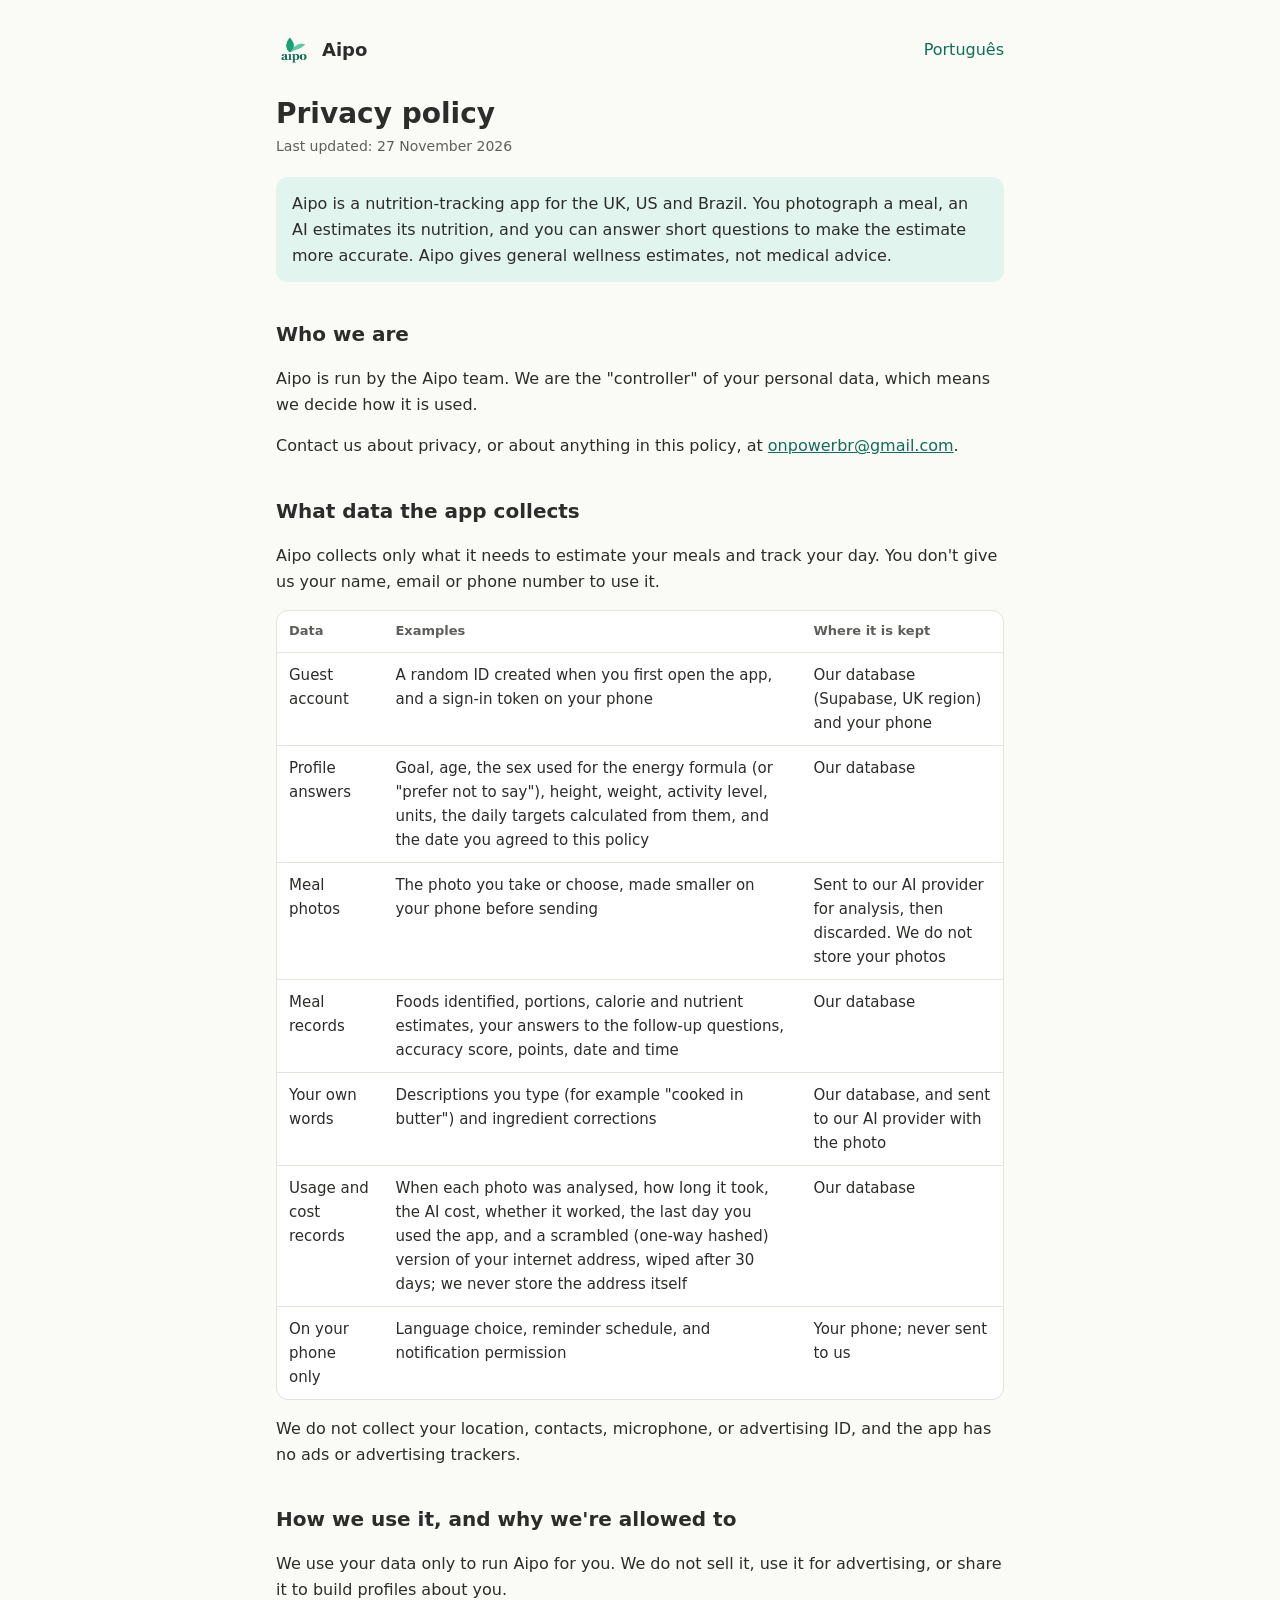
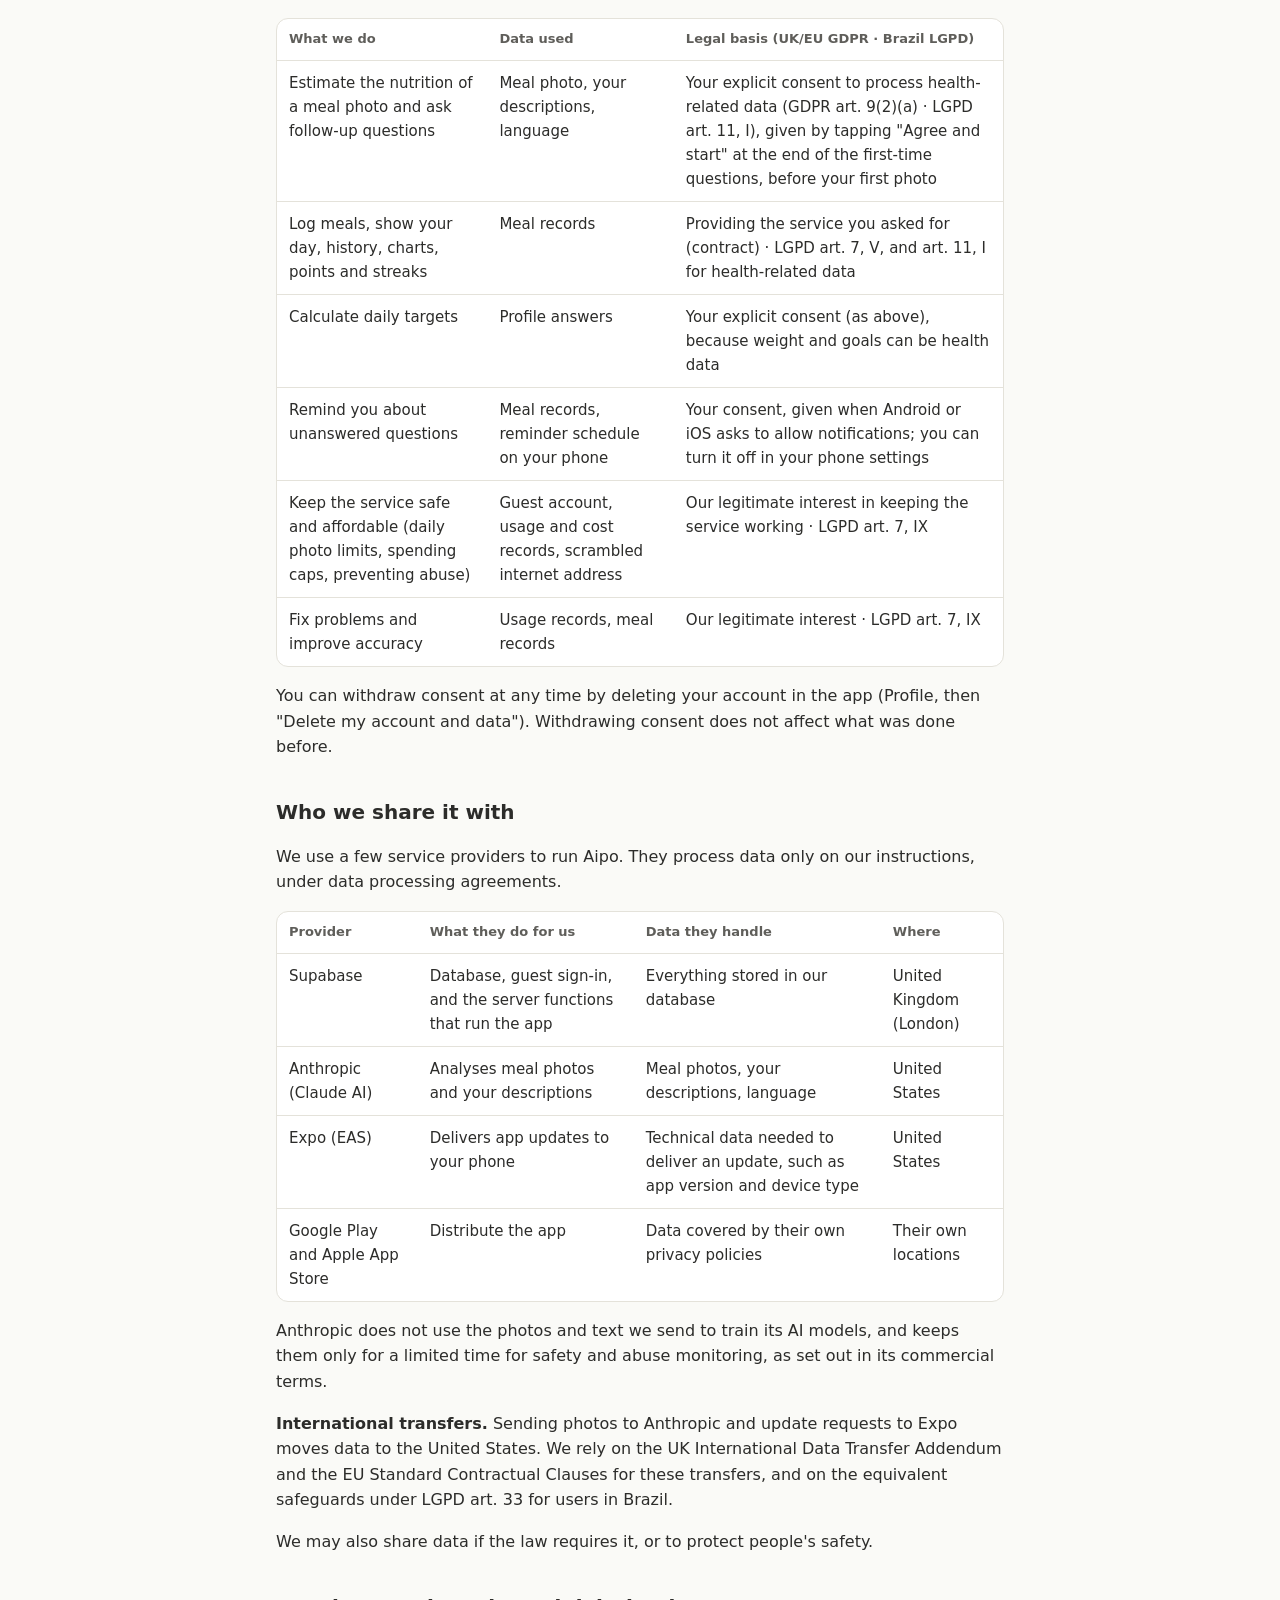
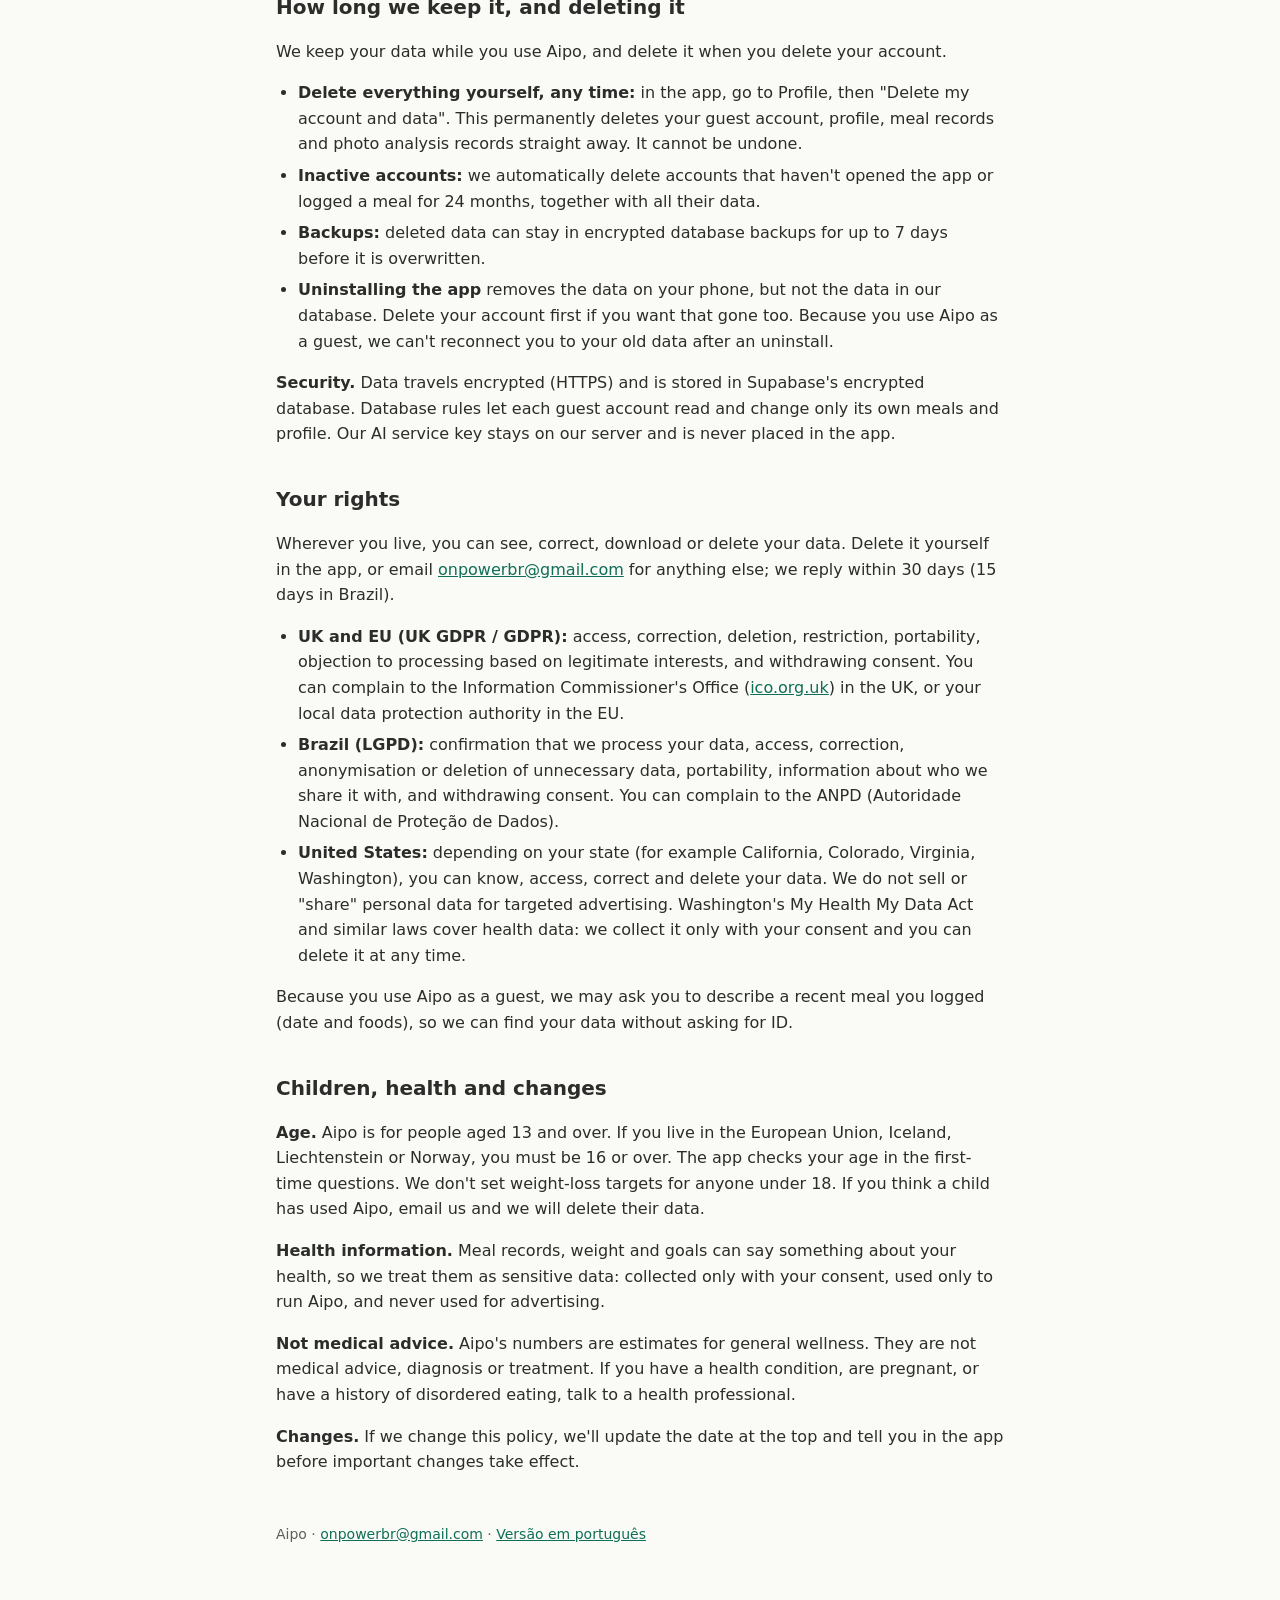
<file: index.html>
<!doctype html>
<html lang="en">
<head>
<meta charset="utf-8">
<meta name="viewport" content="width=device-width, initial-scale=1">
<title>Aipo</title>
<meta http-equiv="refresh" content="0; url=privacy/">
<link rel="canonical" href="privacy/">
</head>
<body><p><a href="privacy/">Aipo privacy policy</a></p></body>
</html>
</file>
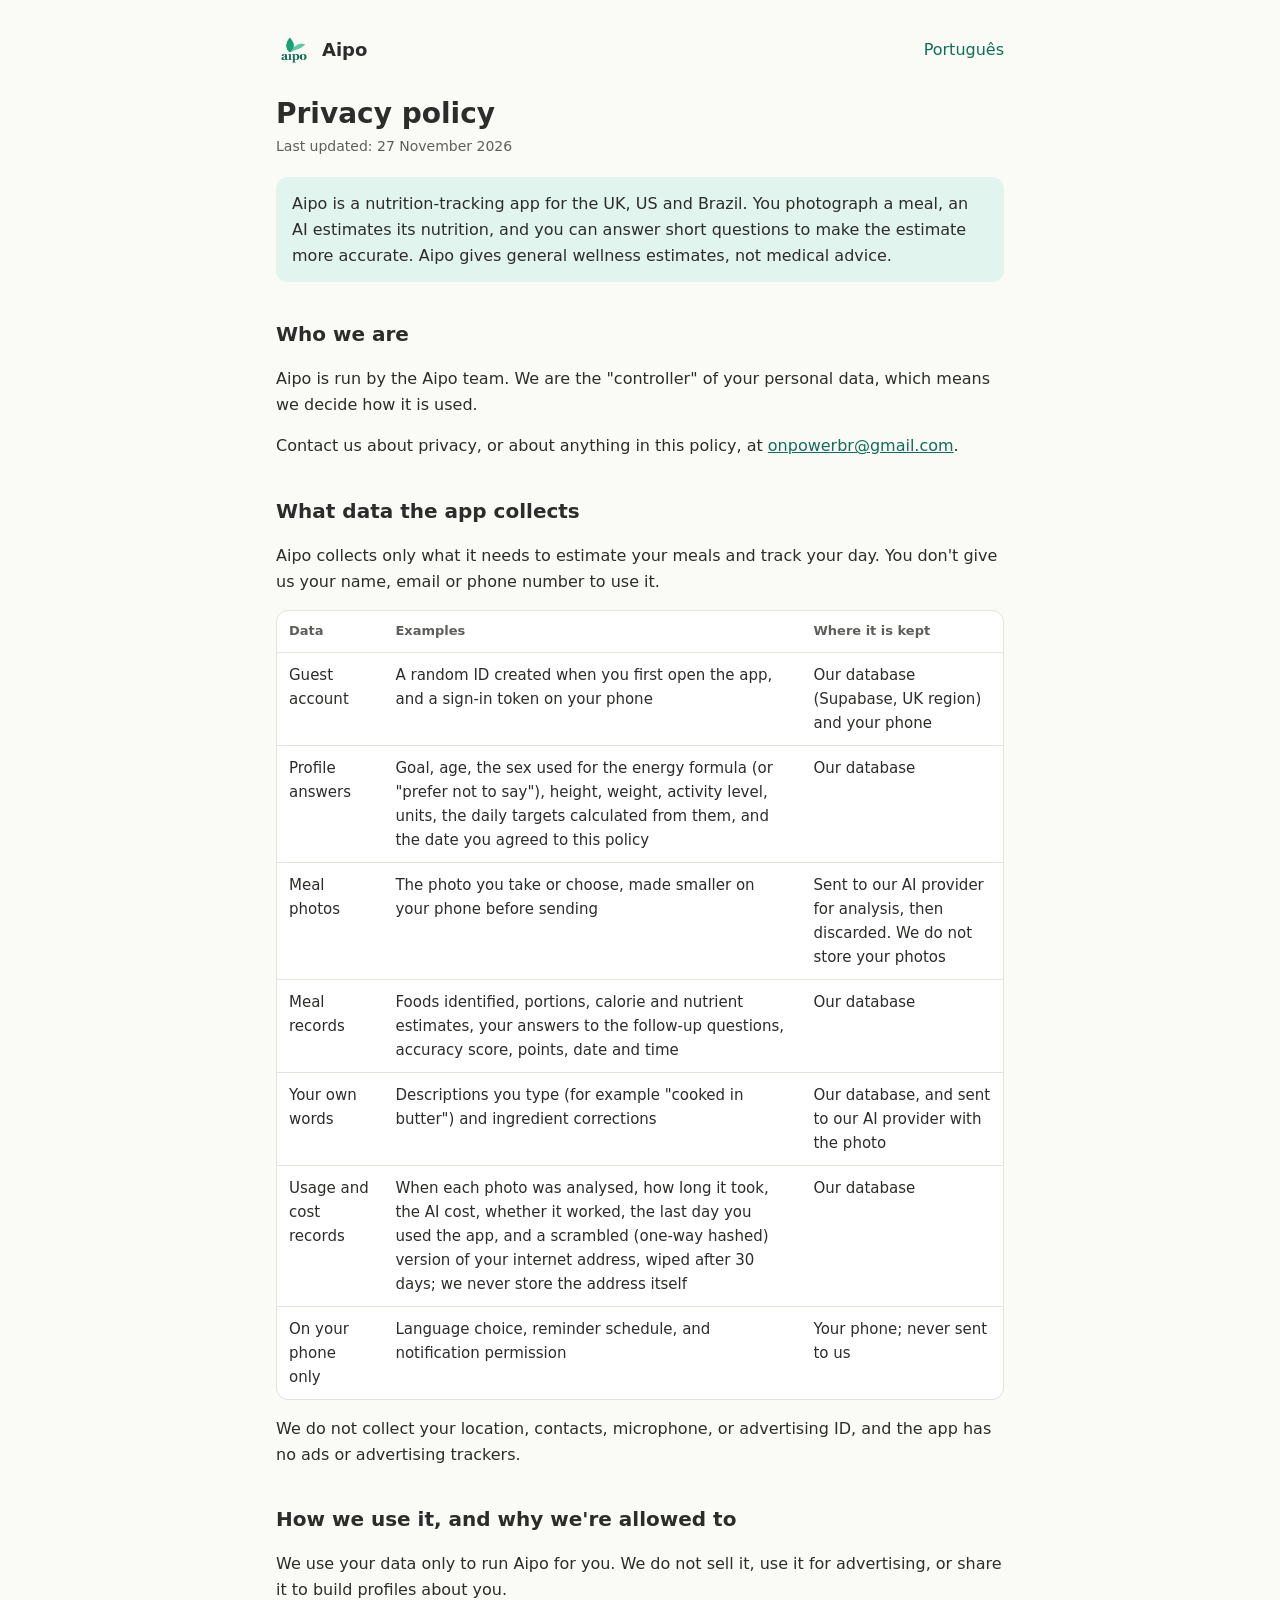
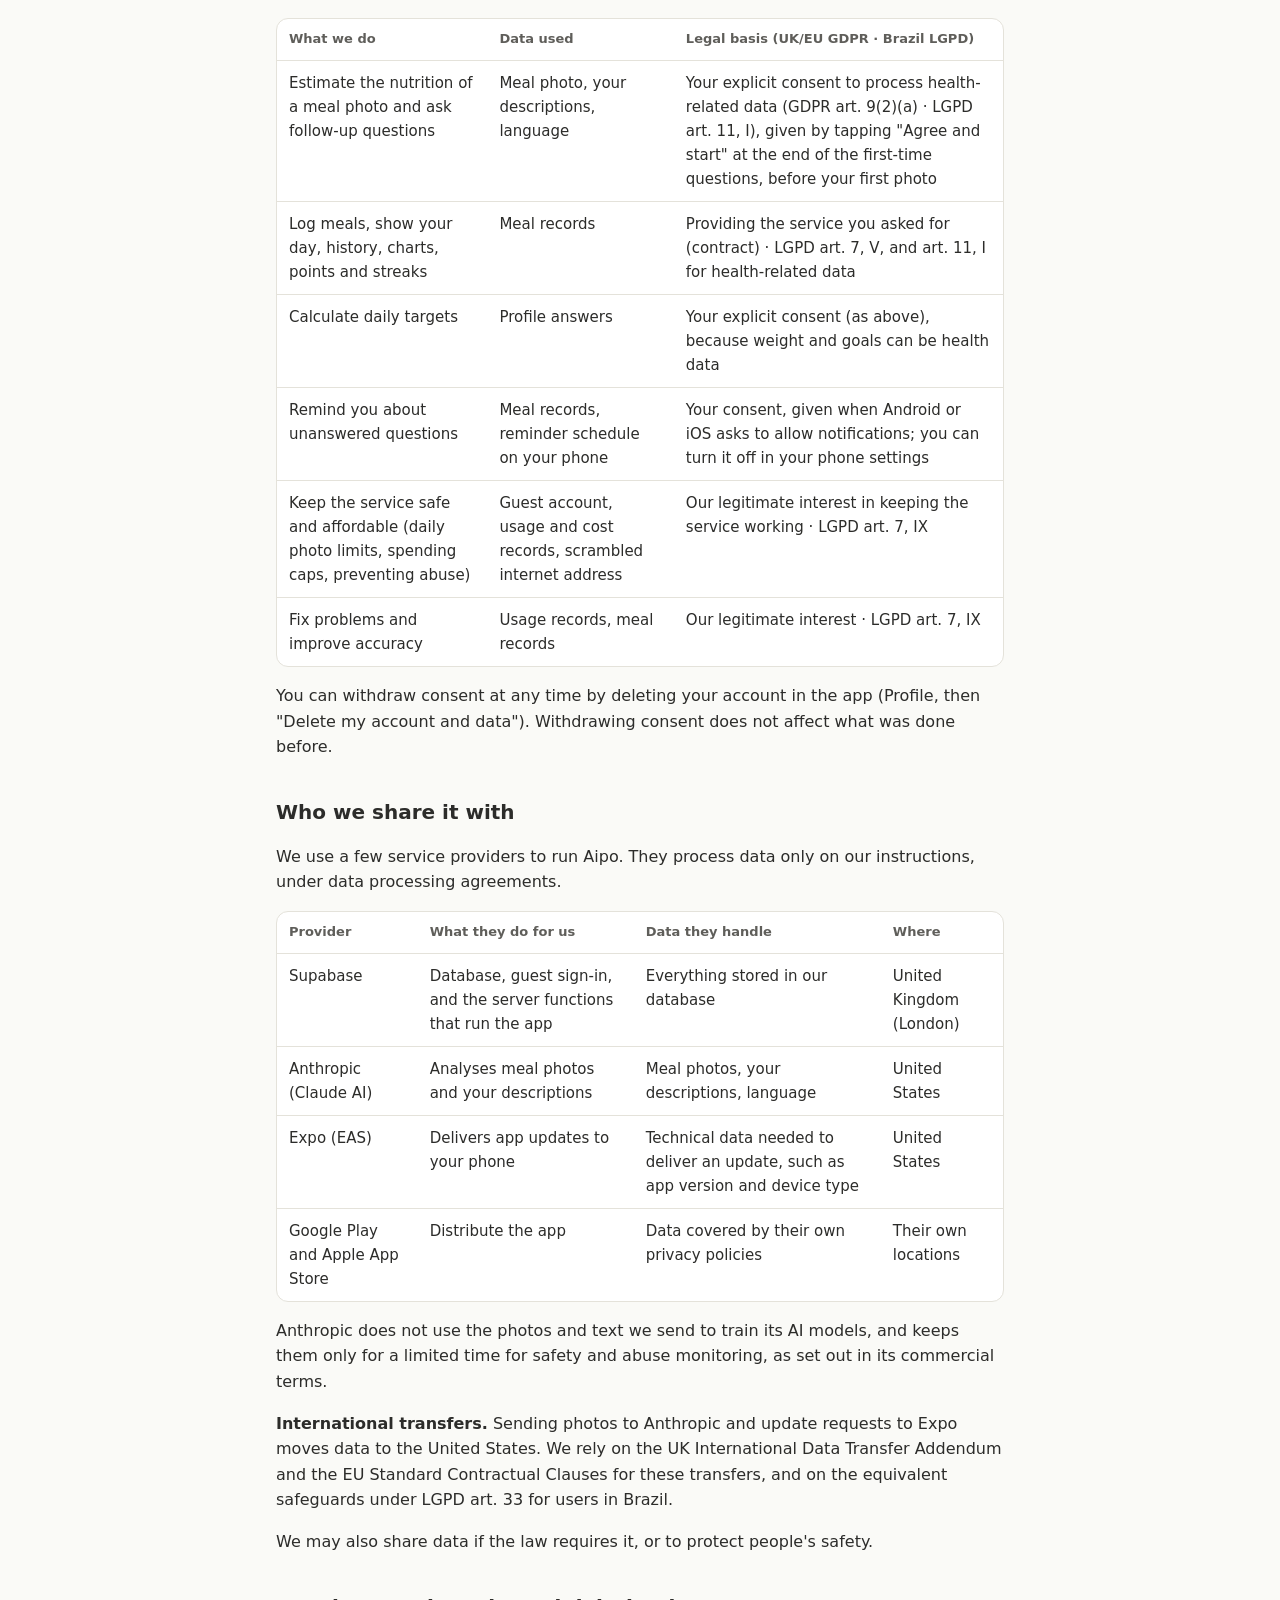
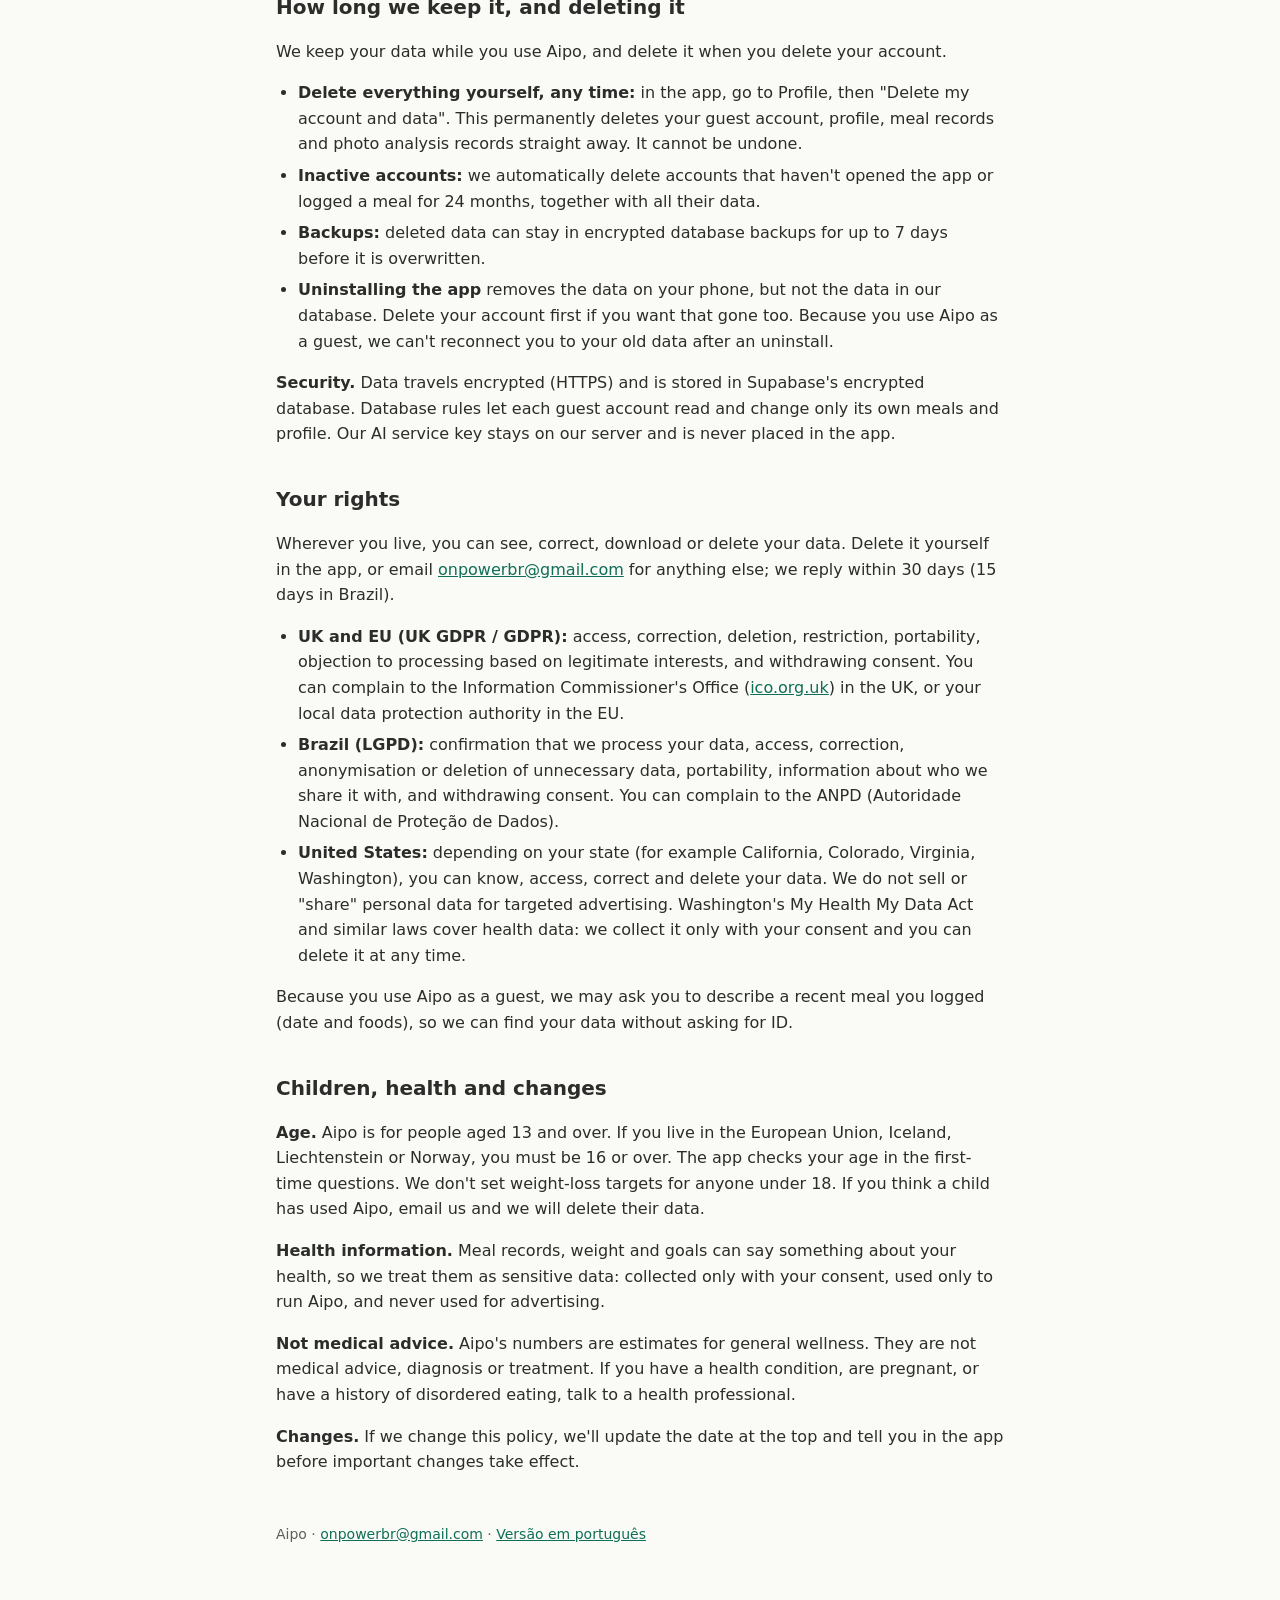
<file: privacy/index.html>
<!doctype html>
<html lang="en">
<head>
<meta charset="utf-8">
<meta name="viewport" content="width=device-width, initial-scale=1">
<title>Aipo privacy policy</title>
<meta name="description" content="How the Aipo nutrition app collects, uses and protects your data.">
<link rel="icon" href="icon.png">
<link rel="stylesheet" href="style.css">
</head>
<body>
<main>
<header>
  <div class="brand"><img src="icon.png" alt="">Aipo</div>
  <div class="lang"><a href="pt.html" hreflang="pt-BR">Português</a></div>
</header>

<h1>Privacy policy</h1>
<p class="updated">Last updated: 27 November 2026</p>

<p class="lead">Aipo is a nutrition-tracking app for the UK, US and Brazil. You photograph a meal, an AI estimates its nutrition, and you can answer short questions to make the estimate more accurate. Aipo gives general wellness estimates, not medical advice.</p>

<h2>Who we are</h2>
<p>Aipo is run by the Aipo team. We are the "controller" of your personal data, which means we decide how it is used.</p>
<p>Contact us about privacy, or about anything in this policy, at <a href="mailto:onpowerbr@gmail.com">onpowerbr@gmail.com</a>.</p>

<h2>What data the app collects</h2>
<p>Aipo collects only what it needs to estimate your meals and track your day. You don't give us your name, email or phone number to use it.</p>
<div class="table-wrap"><table>
<thead><tr><th>Data</th><th>Examples</th><th>Where it is kept</th></tr></thead>
<tbody>
<tr><td>Guest account</td><td>A random ID created when you first open the app, and a sign-in token on your phone</td><td>Our database (Supabase, UK region) and your phone</td></tr>
<tr><td>Profile answers</td><td>Goal, age, the sex used for the energy formula (or "prefer not to say"), height, weight, activity level, units, the daily targets calculated from them, and the date you agreed to this policy</td><td>Our database</td></tr>
<tr><td>Meal photos</td><td>The photo you take or choose, made smaller on your phone before sending</td><td>Sent to our AI provider for analysis, then discarded. We do not store your photos</td></tr>
<tr><td>Meal records</td><td>Foods identified, portions, calorie and nutrient estimates, your answers to the follow-up questions, accuracy score, points, date and time</td><td>Our database</td></tr>
<tr><td>Your own words</td><td>Descriptions you type (for example "cooked in butter") and ingredient corrections</td><td>Our database, and sent to our AI provider with the photo</td></tr>
<tr><td>Usage and cost records</td><td>When each photo was analysed, how long it took, the AI cost, whether it worked, the last day you used the app, and a scrambled (one-way hashed) version of your internet address, wiped after 30 days; we never store the address itself</td><td>Our database</td></tr>
<tr><td>On your phone only</td><td>Language choice, reminder schedule, and notification permission</td><td>Your phone; never sent to us</td></tr>
</tbody></table></div>
<p>We do not collect your location, contacts, microphone, or advertising ID, and the app has no ads or advertising trackers.</p>

<h2>How we use it, and why we're allowed to</h2>
<p>We use your data only to run Aipo for you. We do not sell it, use it for advertising, or share it to build profiles about you.</p>
<div class="table-wrap"><table>
<thead><tr><th>What we do</th><th>Data used</th><th>Legal basis (UK/EU GDPR · Brazil LGPD)</th></tr></thead>
<tbody>
<tr><td>Estimate the nutrition of a meal photo and ask follow-up questions</td><td>Meal photo, your descriptions, language</td><td>Your explicit consent to process health-related data (GDPR art. 9(2)(a) · LGPD art. 11, I), given by tapping "Agree and start" at the end of the first-time questions, before your first photo</td></tr>
<tr><td>Log meals, show your day, history, charts, points and streaks</td><td>Meal records</td><td>Providing the service you asked for (contract) · LGPD art. 7, V, and art. 11, I for health-related data</td></tr>
<tr><td>Calculate daily targets</td><td>Profile answers</td><td>Your explicit consent (as above), because weight and goals can be health data</td></tr>
<tr><td>Remind you about unanswered questions</td><td>Meal records, reminder schedule on your phone</td><td>Your consent, given when Android or iOS asks to allow notifications; you can turn it off in your phone settings</td></tr>
<tr><td>Keep the service safe and affordable (daily photo limits, spending caps, preventing abuse)</td><td>Guest account, usage and cost records, scrambled internet address</td><td>Our legitimate interest in keeping the service working · LGPD art. 7, IX</td></tr>
<tr><td>Fix problems and improve accuracy</td><td>Usage records, meal records</td><td>Our legitimate interest · LGPD art. 7, IX</td></tr>
</tbody></table></div>
<p>You can withdraw consent at any time by deleting your account in the app (Profile, then "Delete my account and data"). Withdrawing consent does not affect what was done before.</p>

<h2>Who we share it with</h2>
<p>We use a few service providers to run Aipo. They process data only on our instructions, under data processing agreements.</p>
<div class="table-wrap"><table>
<thead><tr><th>Provider</th><th>What they do for us</th><th>Data they handle</th><th>Where</th></tr></thead>
<tbody>
<tr><td>Supabase</td><td>Database, guest sign-in, and the server functions that run the app</td><td>Everything stored in our database</td><td>United Kingdom (London)</td></tr>
<tr><td>Anthropic (Claude AI)</td><td>Analyses meal photos and your descriptions</td><td>Meal photos, your descriptions, language</td><td>United States</td></tr>
<tr><td>Expo (EAS)</td><td>Delivers app updates to your phone</td><td>Technical data needed to deliver an update, such as app version and device type</td><td>United States</td></tr>
<tr><td>Google Play and Apple App Store</td><td>Distribute the app</td><td>Data covered by their own privacy policies</td><td>Their own locations</td></tr>
</tbody></table></div>
<p>Anthropic does not use the photos and text we send to train its AI models, and keeps them only for a limited time for safety and abuse monitoring, as set out in its commercial terms.</p>
<p><strong>International transfers.</strong> Sending photos to Anthropic and update requests to Expo moves data to the United States. We rely on the UK International Data Transfer Addendum and the EU Standard Contractual Clauses for these transfers, and on the equivalent safeguards under LGPD art. 33 for users in Brazil.</p>
<p>We may also share data if the law requires it, or to protect people's safety.</p>

<h2>How long we keep it, and deleting it</h2>
<p>We keep your data while you use Aipo, and delete it when you delete your account.</p>
<ul>
<li><strong>Delete everything yourself, any time:</strong> in the app, go to Profile, then "Delete my account and data". This permanently deletes your guest account, profile, meal records and photo analysis records straight away. It cannot be undone.</li>
<li><strong>Inactive accounts:</strong> we automatically delete accounts that haven't opened the app or logged a meal for 24 months, together with all their data.</li>
<li><strong>Backups:</strong> deleted data can stay in encrypted database backups for up to 7 days before it is overwritten.</li>
<li><strong>Uninstalling the app</strong> removes the data on your phone, but not the data in our database. Delete your account first if you want that gone too. Because you use Aipo as a guest, we can't reconnect you to your old data after an uninstall.</li>
</ul>
<p><strong>Security.</strong> Data travels encrypted (HTTPS) and is stored in Supabase's encrypted database. Database rules let each guest account read and change only its own meals and profile. Our AI service key stays on our server and is never placed in the app.</p>

<h2>Your rights</h2>
<p>Wherever you live, you can see, correct, download or delete your data. Delete it yourself in the app, or email <a href="mailto:onpowerbr@gmail.com">onpowerbr@gmail.com</a> for anything else; we reply within 30 days (15 days in Brazil).</p>
<ul>
<li><strong>UK and EU (UK GDPR / GDPR):</strong> access, correction, deletion, restriction, portability, objection to processing based on legitimate interests, and withdrawing consent. You can complain to the Information Commissioner's Office (<a href="https://ico.org.uk">ico.org.uk</a>) in the UK, or your local data protection authority in the EU.</li>
<li><strong>Brazil (LGPD):</strong> confirmation that we process your data, access, correction, anonymisation or deletion of unnecessary data, portability, information about who we share it with, and withdrawing consent. You can complain to the ANPD (Autoridade Nacional de Proteção de Dados).</li>
<li><strong>United States:</strong> depending on your state (for example California, Colorado, Virginia, Washington), you can know, access, correct and delete your data. We do not sell or "share" personal data for targeted advertising. Washington's My Health My Data Act and similar laws cover health data: we collect it only with your consent and you can delete it at any time.</li>
</ul>
<p>Because you use Aipo as a guest, we may ask you to describe a recent meal you logged (date and foods), so we can find your data without asking for ID.</p>

<h2>Children, health and changes</h2>
<p><strong>Age.</strong> Aipo is for people aged 13 and over. If you live in the European Union, Iceland, Liechtenstein or Norway, you must be 16 or over. The app checks your age in the first-time questions. We don't set weight-loss targets for anyone under 18. If you think a child has used Aipo, email us and we will delete their data.</p>
<p><strong>Health information.</strong> Meal records, weight and goals can say something about your health, so we treat them as sensitive data: collected only with your consent, used only to run Aipo, and never used for advertising.</p>
<p><strong>Not medical advice.</strong> Aipo's numbers are estimates for general wellness. They are not medical advice, diagnosis or treatment. If you have a health condition, are pregnant, or have a history of disordered eating, talk to a health professional.</p>
<p><strong>Changes.</strong> If we change this policy, we'll update the date at the top and tell you in the app before important changes take effect.</p>

<footer>Aipo · <a href="mailto:onpowerbr@gmail.com">onpowerbr@gmail.com</a> · <a href="pt.html" hreflang="pt-BR">Versão em português</a></footer>
</main>
</body>
</html>
</file>
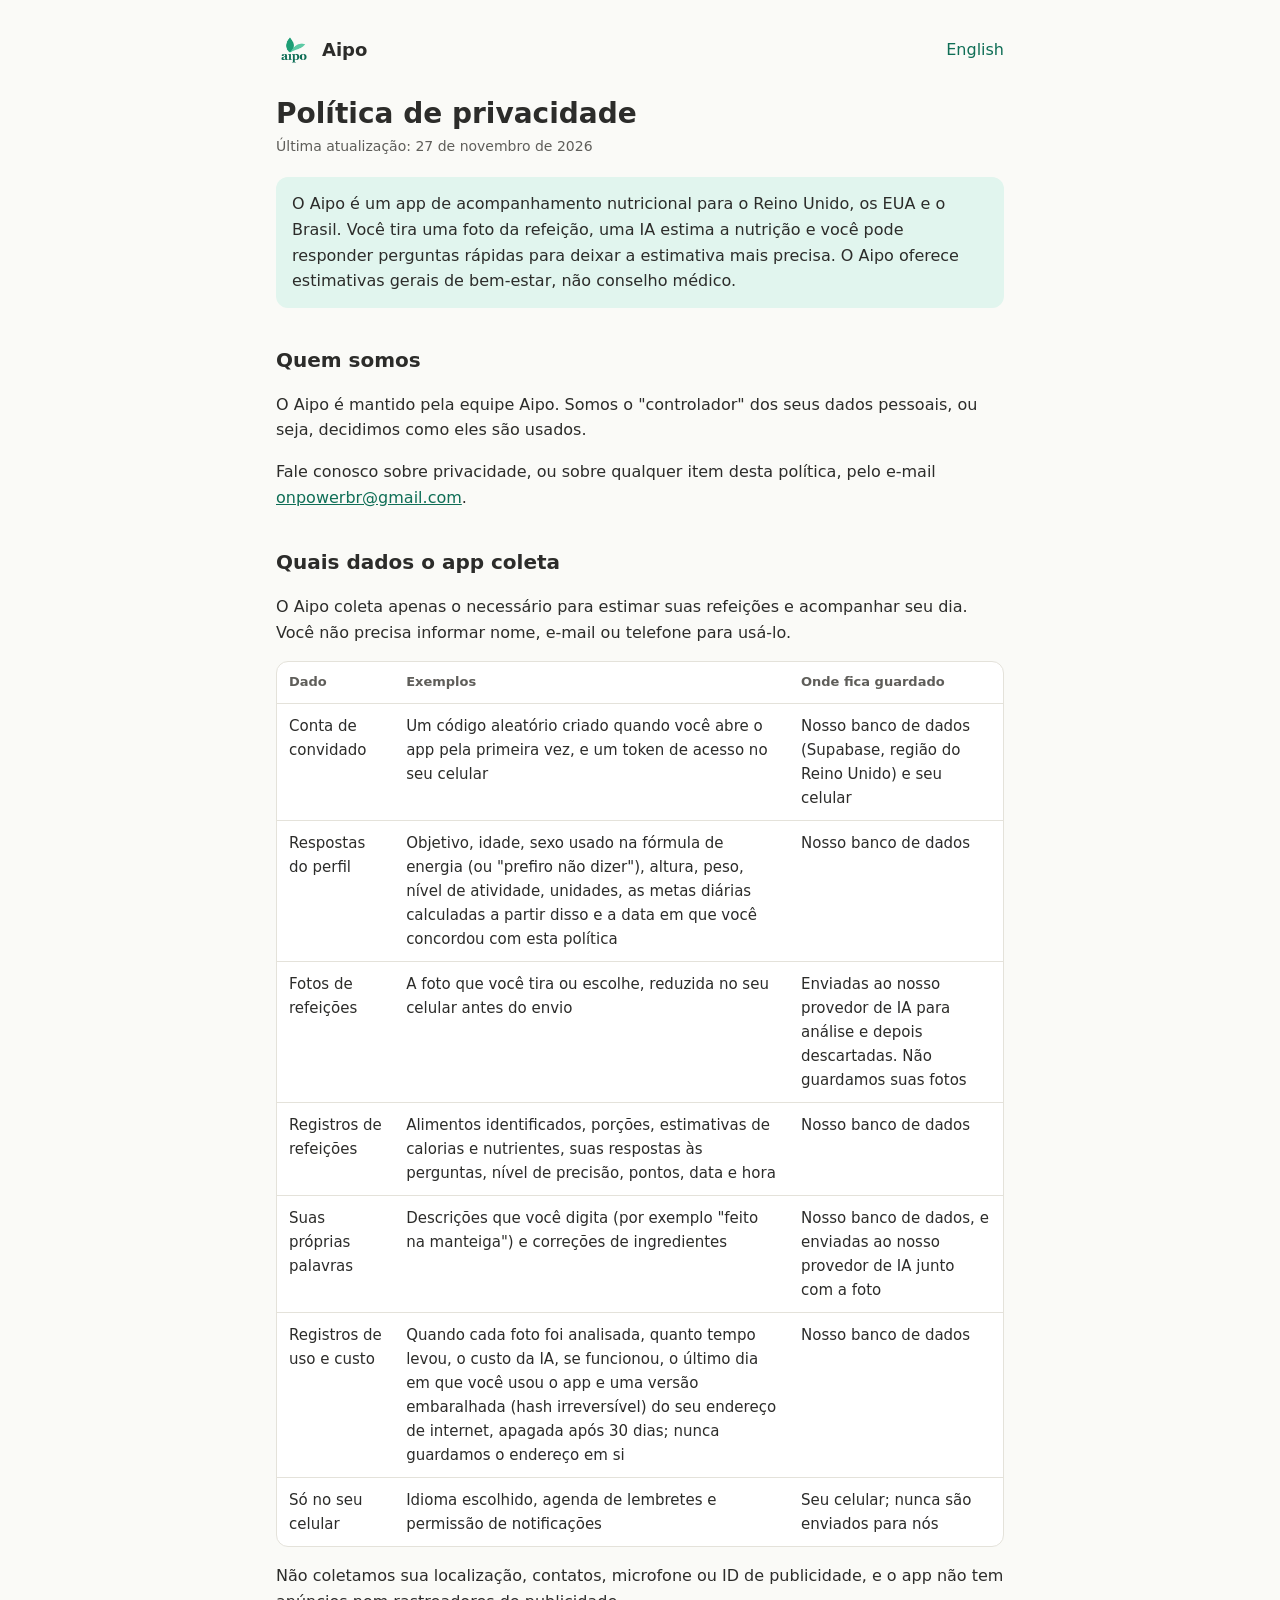
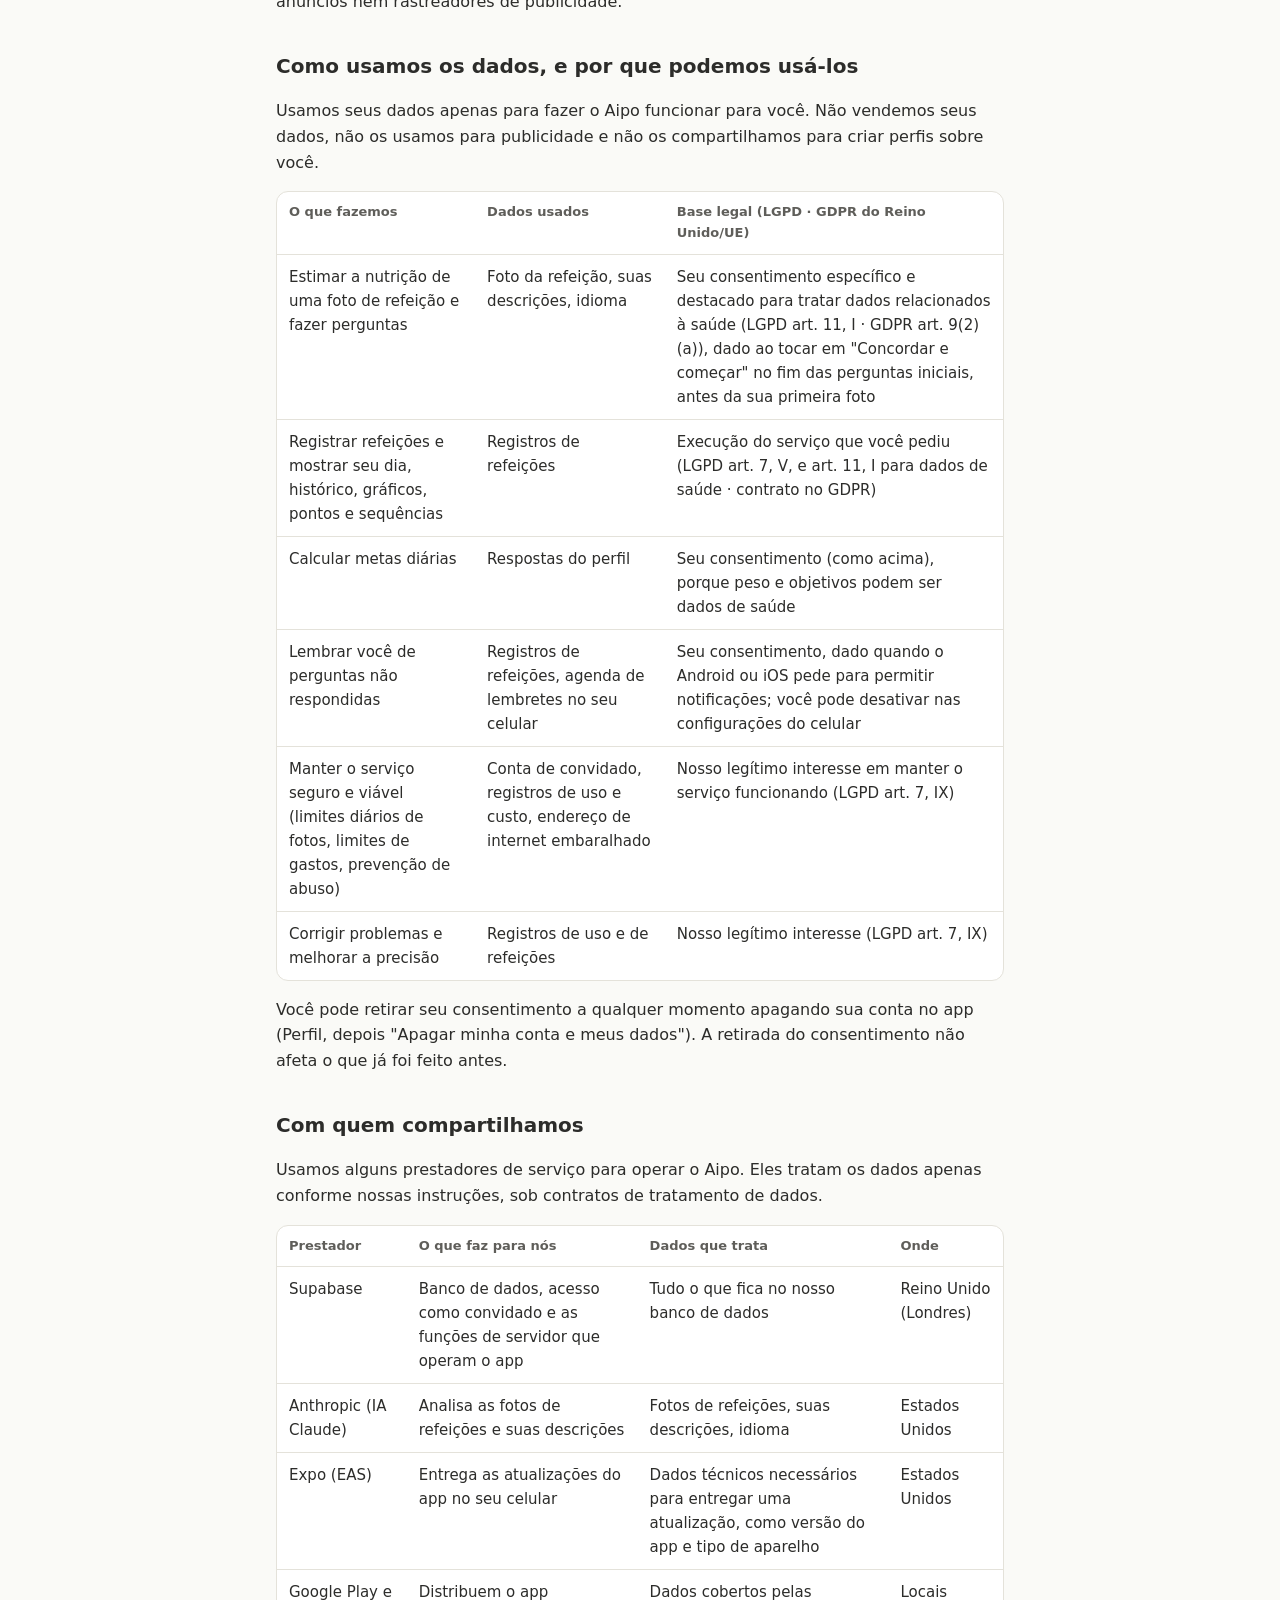
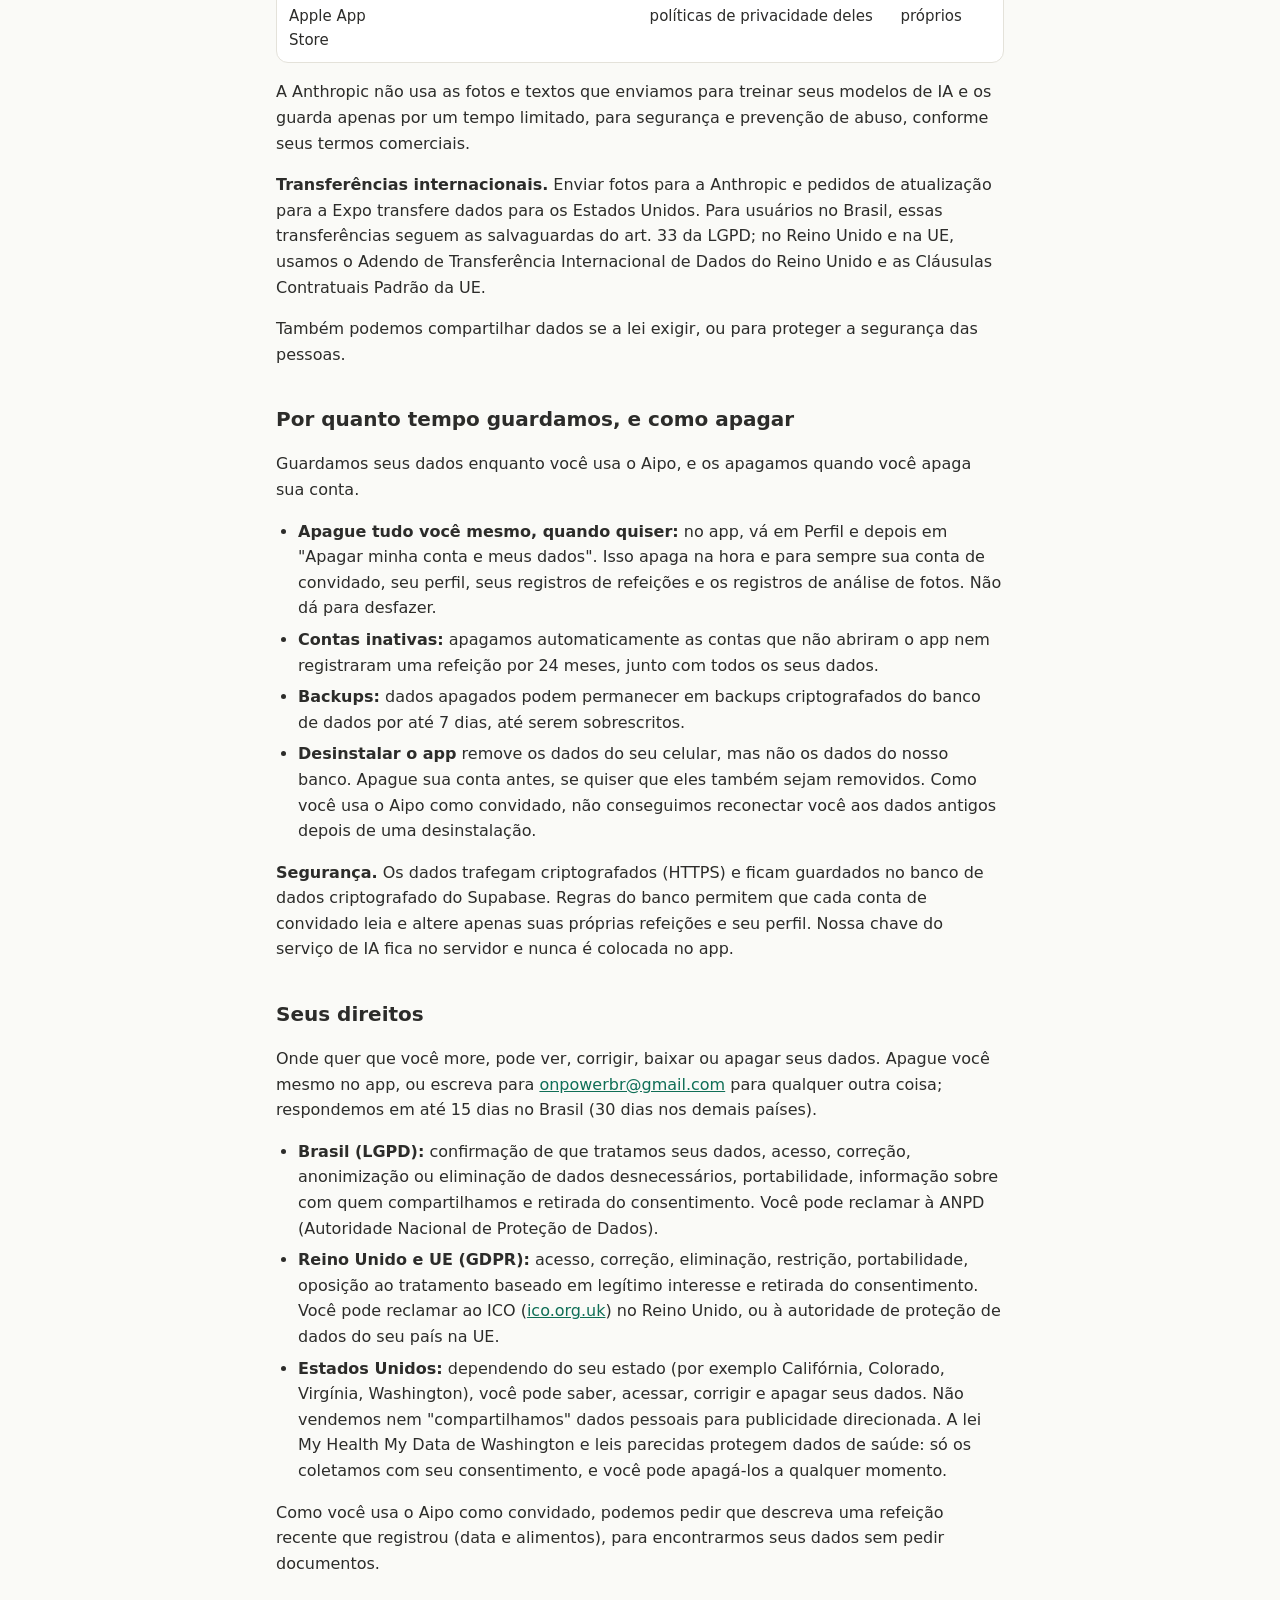
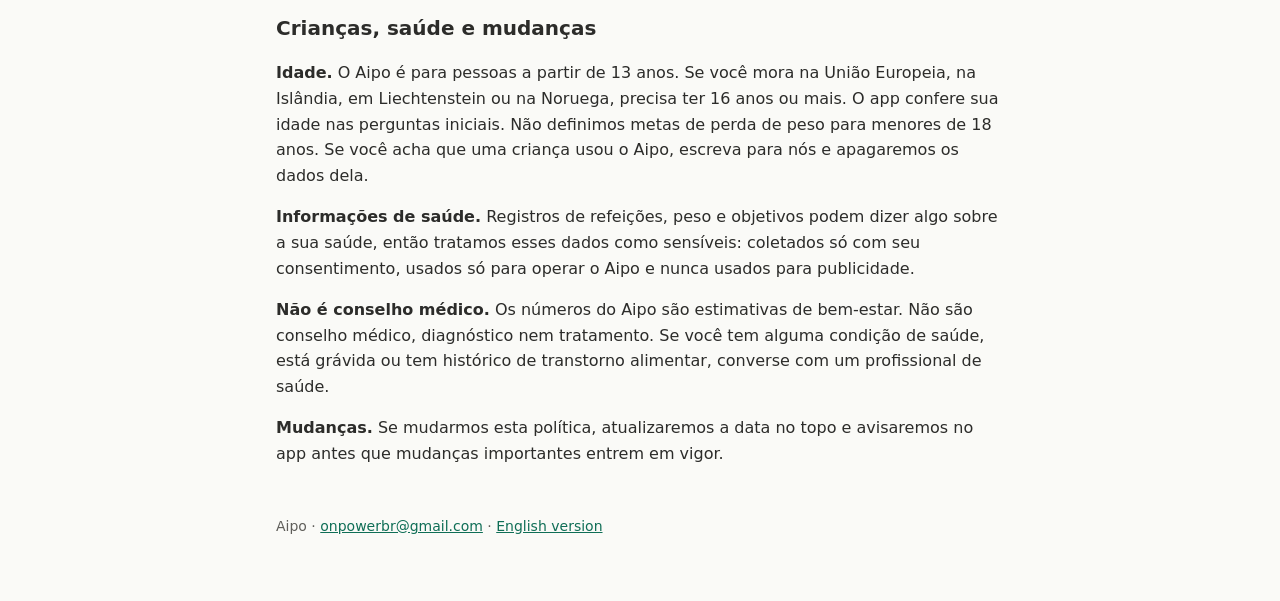
<file: privacy/pt.html>
<!doctype html>
<html lang="pt-BR">
<head>
<meta charset="utf-8">
<meta name="viewport" content="width=device-width, initial-scale=1">
<title>Política de privacidade do Aipo</title>
<meta name="description" content="Como o app de nutrição Aipo coleta, usa e protege seus dados.">
<link rel="icon" href="icon.png">
<link rel="stylesheet" href="style.css">
</head>
<body>
<main>
<header>
  <div class="brand"><img src="icon.png" alt="">Aipo</div>
  <div class="lang"><a href="index.html" hreflang="en">English</a></div>
</header>

<h1>Política de privacidade</h1>
<p class="updated">Última atualização: 27 de novembro de 2026</p>

<p class="lead">O Aipo é um app de acompanhamento nutricional para o Reino Unido, os EUA e o Brasil. Você tira uma foto da refeição, uma IA estima a nutrição e você pode responder perguntas rápidas para deixar a estimativa mais precisa. O Aipo oferece estimativas gerais de bem-estar, não conselho médico.</p>

<h2>Quem somos</h2>
<p>O Aipo é mantido pela equipe Aipo. Somos o "controlador" dos seus dados pessoais, ou seja, decidimos como eles são usados.</p>
<p>Fale conosco sobre privacidade, ou sobre qualquer item desta política, pelo e-mail <a href="mailto:onpowerbr@gmail.com">onpowerbr@gmail.com</a>.</p>

<h2>Quais dados o app coleta</h2>
<p>O Aipo coleta apenas o necessário para estimar suas refeições e acompanhar seu dia. Você não precisa informar nome, e-mail ou telefone para usá-lo.</p>
<div class="table-wrap"><table>
<thead><tr><th>Dado</th><th>Exemplos</th><th>Onde fica guardado</th></tr></thead>
<tbody>
<tr><td>Conta de convidado</td><td>Um código aleatório criado quando você abre o app pela primeira vez, e um token de acesso no seu celular</td><td>Nosso banco de dados (Supabase, região do Reino Unido) e seu celular</td></tr>
<tr><td>Respostas do perfil</td><td>Objetivo, idade, sexo usado na fórmula de energia (ou "prefiro não dizer"), altura, peso, nível de atividade, unidades, as metas diárias calculadas a partir disso e a data em que você concordou com esta política</td><td>Nosso banco de dados</td></tr>
<tr><td>Fotos de refeições</td><td>A foto que você tira ou escolhe, reduzida no seu celular antes do envio</td><td>Enviadas ao nosso provedor de IA para análise e depois descartadas. Não guardamos suas fotos</td></tr>
<tr><td>Registros de refeições</td><td>Alimentos identificados, porções, estimativas de calorias e nutrientes, suas respostas às perguntas, nível de precisão, pontos, data e hora</td><td>Nosso banco de dados</td></tr>
<tr><td>Suas próprias palavras</td><td>Descrições que você digita (por exemplo "feito na manteiga") e correções de ingredientes</td><td>Nosso banco de dados, e enviadas ao nosso provedor de IA junto com a foto</td></tr>
<tr><td>Registros de uso e custo</td><td>Quando cada foto foi analisada, quanto tempo levou, o custo da IA, se funcionou, o último dia em que você usou o app e uma versão embaralhada (hash irreversível) do seu endereço de internet, apagada após 30 dias; nunca guardamos o endereço em si</td><td>Nosso banco de dados</td></tr>
<tr><td>Só no seu celular</td><td>Idioma escolhido, agenda de lembretes e permissão de notificações</td><td>Seu celular; nunca são enviados para nós</td></tr>
</tbody></table></div>
<p>Não coletamos sua localização, contatos, microfone ou ID de publicidade, e o app não tem anúncios nem rastreadores de publicidade.</p>

<h2>Como usamos os dados, e por que podemos usá-los</h2>
<p>Usamos seus dados apenas para fazer o Aipo funcionar para você. Não vendemos seus dados, não os usamos para publicidade e não os compartilhamos para criar perfis sobre você.</p>
<div class="table-wrap"><table>
<thead><tr><th>O que fazemos</th><th>Dados usados</th><th>Base legal (LGPD · GDPR do Reino Unido/UE)</th></tr></thead>
<tbody>
<tr><td>Estimar a nutrição de uma foto de refeição e fazer perguntas</td><td>Foto da refeição, suas descrições, idioma</td><td>Seu consentimento específico e destacado para tratar dados relacionados à saúde (LGPD art. 11, I · GDPR art. 9(2)(a)), dado ao tocar em "Concordar e começar" no fim das perguntas iniciais, antes da sua primeira foto</td></tr>
<tr><td>Registrar refeições e mostrar seu dia, histórico, gráficos, pontos e sequências</td><td>Registros de refeições</td><td>Execução do serviço que você pediu (LGPD art. 7, V, e art. 11, I para dados de saúde · contrato no GDPR)</td></tr>
<tr><td>Calcular metas diárias</td><td>Respostas do perfil</td><td>Seu consentimento (como acima), porque peso e objetivos podem ser dados de saúde</td></tr>
<tr><td>Lembrar você de perguntas não respondidas</td><td>Registros de refeições, agenda de lembretes no seu celular</td><td>Seu consentimento, dado quando o Android ou iOS pede para permitir notificações; você pode desativar nas configurações do celular</td></tr>
<tr><td>Manter o serviço seguro e viável (limites diários de fotos, limites de gastos, prevenção de abuso)</td><td>Conta de convidado, registros de uso e custo, endereço de internet embaralhado</td><td>Nosso legítimo interesse em manter o serviço funcionando (LGPD art. 7, IX)</td></tr>
<tr><td>Corrigir problemas e melhorar a precisão</td><td>Registros de uso e de refeições</td><td>Nosso legítimo interesse (LGPD art. 7, IX)</td></tr>
</tbody></table></div>
<p>Você pode retirar seu consentimento a qualquer momento apagando sua conta no app (Perfil, depois "Apagar minha conta e meus dados"). A retirada do consentimento não afeta o que já foi feito antes.</p>

<h2>Com quem compartilhamos</h2>
<p>Usamos alguns prestadores de serviço para operar o Aipo. Eles tratam os dados apenas conforme nossas instruções, sob contratos de tratamento de dados.</p>
<div class="table-wrap"><table>
<thead><tr><th>Prestador</th><th>O que faz para nós</th><th>Dados que trata</th><th>Onde</th></tr></thead>
<tbody>
<tr><td>Supabase</td><td>Banco de dados, acesso como convidado e as funções de servidor que operam o app</td><td>Tudo o que fica no nosso banco de dados</td><td>Reino Unido (Londres)</td></tr>
<tr><td>Anthropic (IA Claude)</td><td>Analisa as fotos de refeições e suas descrições</td><td>Fotos de refeições, suas descrições, idioma</td><td>Estados Unidos</td></tr>
<tr><td>Expo (EAS)</td><td>Entrega as atualizações do app no seu celular</td><td>Dados técnicos necessários para entregar uma atualização, como versão do app e tipo de aparelho</td><td>Estados Unidos</td></tr>
<tr><td>Google Play e Apple App Store</td><td>Distribuem o app</td><td>Dados cobertos pelas políticas de privacidade deles</td><td>Locais próprios</td></tr>
</tbody></table></div>
<p>A Anthropic não usa as fotos e textos que enviamos para treinar seus modelos de IA e os guarda apenas por um tempo limitado, para segurança e prevenção de abuso, conforme seus termos comerciais.</p>
<p><strong>Transferências internacionais.</strong> Enviar fotos para a Anthropic e pedidos de atualização para a Expo transfere dados para os Estados Unidos. Para usuários no Brasil, essas transferências seguem as salvaguardas do art. 33 da LGPD; no Reino Unido e na UE, usamos o Adendo de Transferência Internacional de Dados do Reino Unido e as Cláusulas Contratuais Padrão da UE.</p>
<p>Também podemos compartilhar dados se a lei exigir, ou para proteger a segurança das pessoas.</p>

<h2>Por quanto tempo guardamos, e como apagar</h2>
<p>Guardamos seus dados enquanto você usa o Aipo, e os apagamos quando você apaga sua conta.</p>
<ul>
<li><strong>Apague tudo você mesmo, quando quiser:</strong> no app, vá em Perfil e depois em "Apagar minha conta e meus dados". Isso apaga na hora e para sempre sua conta de convidado, seu perfil, seus registros de refeições e os registros de análise de fotos. Não dá para desfazer.</li>
<li><strong>Contas inativas:</strong> apagamos automaticamente as contas que não abriram o app nem registraram uma refeição por 24 meses, junto com todos os seus dados.</li>
<li><strong>Backups:</strong> dados apagados podem permanecer em backups criptografados do banco de dados por até 7 dias, até serem sobrescritos.</li>
<li><strong>Desinstalar o app</strong> remove os dados do seu celular, mas não os dados do nosso banco. Apague sua conta antes, se quiser que eles também sejam removidos. Como você usa o Aipo como convidado, não conseguimos reconectar você aos dados antigos depois de uma desinstalação.</li>
</ul>
<p><strong>Segurança.</strong> Os dados trafegam criptografados (HTTPS) e ficam guardados no banco de dados criptografado do Supabase. Regras do banco permitem que cada conta de convidado leia e altere apenas suas próprias refeições e seu perfil. Nossa chave do serviço de IA fica no servidor e nunca é colocada no app.</p>

<h2>Seus direitos</h2>
<p>Onde quer que você more, pode ver, corrigir, baixar ou apagar seus dados. Apague você mesmo no app, ou escreva para <a href="mailto:onpowerbr@gmail.com">onpowerbr@gmail.com</a> para qualquer outra coisa; respondemos em até 15 dias no Brasil (30 dias nos demais países).</p>
<ul>
<li><strong>Brasil (LGPD):</strong> confirmação de que tratamos seus dados, acesso, correção, anonimização ou eliminação de dados desnecessários, portabilidade, informação sobre com quem compartilhamos e retirada do consentimento. Você pode reclamar à ANPD (Autoridade Nacional de Proteção de Dados).</li>
<li><strong>Reino Unido e UE (GDPR):</strong> acesso, correção, eliminação, restrição, portabilidade, oposição ao tratamento baseado em legítimo interesse e retirada do consentimento. Você pode reclamar ao ICO (<a href="https://ico.org.uk">ico.org.uk</a>) no Reino Unido, ou à autoridade de proteção de dados do seu país na UE.</li>
<li><strong>Estados Unidos:</strong> dependendo do seu estado (por exemplo Califórnia, Colorado, Virgínia, Washington), você pode saber, acessar, corrigir e apagar seus dados. Não vendemos nem "compartilhamos" dados pessoais para publicidade direcionada. A lei My Health My Data de Washington e leis parecidas protegem dados de saúde: só os coletamos com seu consentimento, e você pode apagá-los a qualquer momento.</li>
</ul>
<p>Como você usa o Aipo como convidado, podemos pedir que descreva uma refeição recente que registrou (data e alimentos), para encontrarmos seus dados sem pedir documentos.</p>

<h2>Crianças, saúde e mudanças</h2>
<p><strong>Idade.</strong> O Aipo é para pessoas a partir de 13 anos. Se você mora na União Europeia, na Islândia, em Liechtenstein ou na Noruega, precisa ter 16 anos ou mais. O app confere sua idade nas perguntas iniciais. Não definimos metas de perda de peso para menores de 18 anos. Se você acha que uma criança usou o Aipo, escreva para nós e apagaremos os dados dela.</p>
<p><strong>Informações de saúde.</strong> Registros de refeições, peso e objetivos podem dizer algo sobre a sua saúde, então tratamos esses dados como sensíveis: coletados só com seu consentimento, usados só para operar o Aipo e nunca usados para publicidade.</p>
<p><strong>Não é conselho médico.</strong> Os números do Aipo são estimativas de bem-estar. Não são conselho médico, diagnóstico nem tratamento. Se você tem alguma condição de saúde, está grávida ou tem histórico de transtorno alimentar, converse com um profissional de saúde.</p>
<p><strong>Mudanças.</strong> Se mudarmos esta política, atualizaremos a data no topo e avisaremos no app antes que mudanças importantes entrem em vigor.</p>

<footer>Aipo · <a href="mailto:onpowerbr@gmail.com">onpowerbr@gmail.com</a> · <a href="index.html" hreflang="en">English version</a></footer>
</main>
</body>
</html>
</file>
<file: privacy/style.css>
:root {
  --green: #0f6e56;
  --green-soft: #e1f5ee;
  --text: #2c2c2a;
  --muted: #5f5e5a;
  --border: #e4e2da;
  --page: #fafaf7;
  --card: #ffffff;
}
@media (prefers-color-scheme: dark) {
  :root {
    --green: #5dcaa5;
    --green-soft: #0b3a2e;
    --text: #f1efe8;
    --muted: #b4b2a9;
    --border: #3a3936;
    --page: #1b1b19;
    --card: #232321;
  }
}
* { box-sizing: border-box; }
body {
  margin: 0;
  background: var(--page);
  color: var(--text);
  font: 16px/1.6 system-ui, -apple-system, "Segoe UI", Roboto, sans-serif;
}
main { max-width: 760px; margin: 0 auto; padding: 32px 16px 64px; }
header { display: flex; align-items: center; justify-content: space-between; gap: 12px; flex-wrap: wrap; }
.brand { display: flex; align-items: center; gap: 10px; font-weight: 600; font-size: 18px; }
.brand img { width: 36px; height: 36px; border-radius: 8px; }
.lang a { color: var(--green); text-decoration: none; font-weight: 500; }
h1 { font-size: 28px; line-height: 1.25; margin: 28px 0 4px; }
h2 { font-size: 20px; margin: 36px 0 8px; }
.updated { color: var(--muted); font-size: 14px; margin: 0 0 20px; }
.lead { background: var(--green-soft); border-radius: 12px; padding: 14px 16px; }
a { color: var(--green); }
.table-wrap { overflow-x: auto; border: 1px solid var(--border); border-radius: 12px; background: var(--card); }
table { border-collapse: collapse; width: 100%; font-size: 15px; }
th, td { text-align: left; vertical-align: top; padding: 10px 12px; border-bottom: 1px solid var(--border); }
th { font-weight: 600; color: var(--muted); font-size: 13px; }
tr:last-child td { border-bottom: 0; }
ul { padding-left: 22px; }
li { margin: 6px 0; }
footer { margin-top: 48px; color: var(--muted); font-size: 14px; }
</file>
